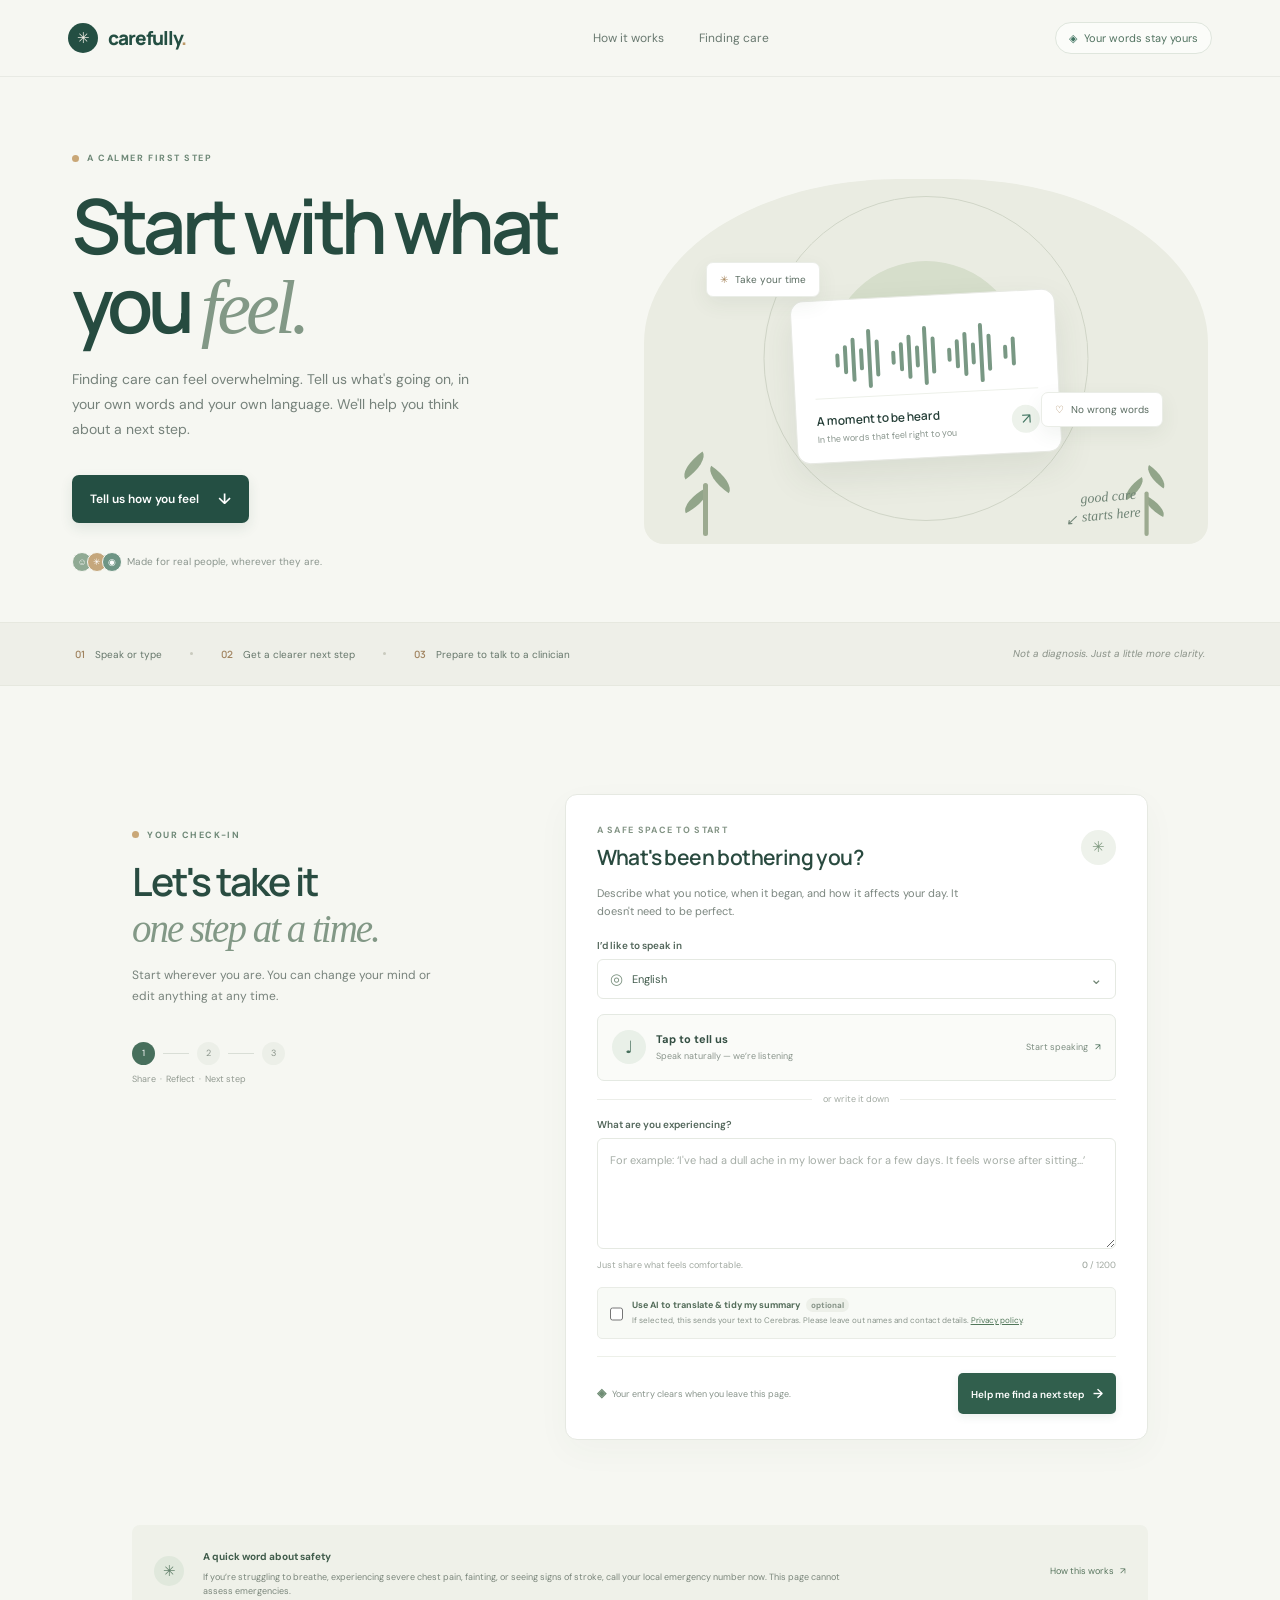
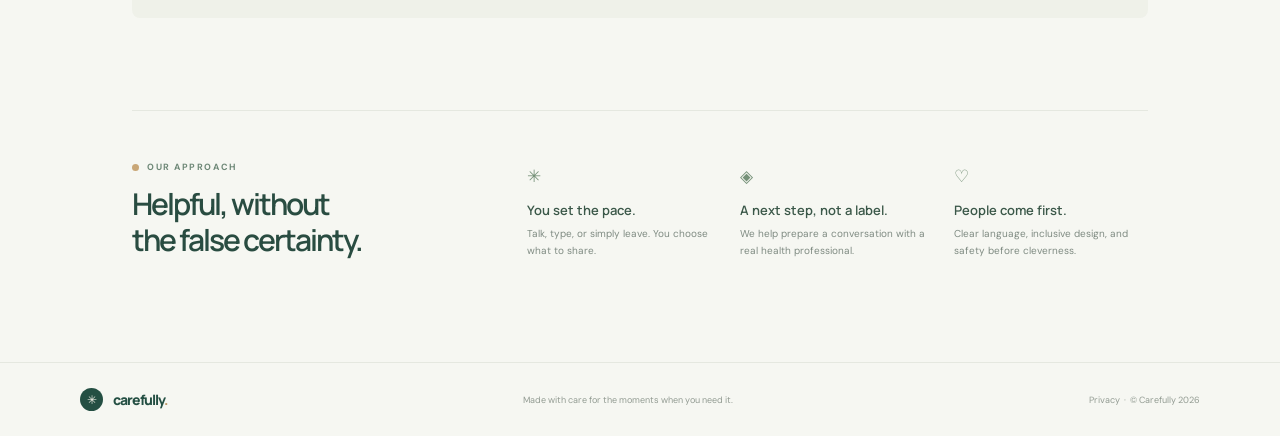
<file: index.html>
<!doctype html>
<html lang="en">
<head>
  <meta charset="utf-8"><meta name="viewport" content="width=device-width,initial-scale=1"><meta name="theme-color" content="#f5f7f3">
  <meta name="description" content="A more human first step to care. Share what you're feeling, in your own words, and prepare for a conversation with a clinician.">
  <title>carefully — a clearer first step</title>
  <link rel="preconnect" href="https://fonts.googleapis.com"><link rel="preconnect" href="https://fonts.gstatic.com" crossorigin><link href="https://fonts.googleapis.com/css2?family=DM+Sans:wght@400;500;600;700&family=Manrope:wght@400;500;600;700;800&display=swap" rel="stylesheet">
  <link rel="stylesheet" href="/styles.css">
</head>
<body>
  <header class="topbar"><a class="brand" href="#home" aria-label="Carefully home"><span class="brand-icon">✳</span><span>carefully<span class="brand-period">.</span></span></a><nav class="navlinks"><a href="#how">How it works</a><a href="#care">Finding care</a></nav><div class="top-actions"><span class="privacy-pill"><span class="lock">◈</span> Your words stay yours</span><button class="menu-button" id="menuButton" aria-label="Open menu">☰</button></div></header>
  <main id="home">
    <section class="hero"><div class="hero-copy"><div class="eyebrow"><span></span> A calmer first step</div><h1>Start with what<br>you <em>feel.</em></h1><p class="hero-text">Finding care can feel overwhelming. Tell us what's going on, in your own words and your own language. We'll help you think about a next step.</p><a href="#intake" class="hero-cta">Tell us how you feel <span>↓</span></a><div class="hero-note"><span class="avatars"><i>☺</i><i>✳</i><i>◉</i></span><span>Made for real people, wherever they are.</span></div></div><div class="hero-art"><div class="art-halo"></div><div class="sun"></div><div class="plant plant-left"><i></i><i></i><i></i><b></b></div><div class="plant plant-right"><i></i><i></i><i></i><b></b></div><div class="art-card"><div class="sound-line"><span></span><span></span><span></span><span></span><span></span><span></span><span></span><span></span><span></span><span></span><span></span><span></span><span></span><span></span><span></span><span></span><span></span><span></span><span></span><span></span><span></span><span></span><span></span></div><div class="art-caption"><div><b>A moment to be heard</b><small>In the words that feel right to you</small></div><span class="play-icon">↗</span></div></div><div class="floating-chip chip-one"><span>✳</span> Take your time</div><div class="floating-chip chip-two"><span>♡</span> No wrong words</div><div class="art-scribble">good care<br>starts here <span>↙</span></div></div></section>
    <section class="trust-strip"><span><b>01</b> Speak or type</span><i></i><span><b>02</b> Get a clearer next step</span><i></i><span><b>03</b> Prepare to talk to a clinician</span><span class="strip-note">Not a diagnosis. Just a little more clarity.</span></section>
    <section class="workspace" id="intake"><div class="section-intro"><div class="eyebrow"><span></span> Your check-in</div><h2>Let's take it<br><em>one step at a time.</em></h2><p>Start wherever you are. You can change your mind or edit anything at any time.</p><div class="step-indicator"><span class="step-active">1</span><i></i><span>2</span><i></i><span>3</span><small>Share &nbsp;·&nbsp; Reflect &nbsp;·&nbsp; Next step</small></div></div>
      <div class="intake-card"><div class="card-top"><div><div class="card-kicker">A safe space to start</div><h3>What's been bothering you?</h3></div><div class="leaf-stamp">✳</div></div><p class="card-help">Describe what you notice, when it began, and how it affects your day. It doesn't need to be perfect.</p><label for="language" class="input-label">I’d like to speak in</label><div class="select-wrap"><span>◎</span><select id="language" aria-label="Select spoken language"><option value="en-US">English</option><option value="es-ES">Español</option><option value="fr-FR">Français</option><option value="hi-IN">हिन्दी</option><option value="ar-SA">العربية</option><option value="pt-BR">Português</option><option value="de-DE">Deutsch</option><option value="zh-CN">中文</option><option value="ur-PK">اردو</option><option value="bn-BD">বাংলা</option><option value="sw-KE">Kiswahili</option></select><span class="select-chevron">⌄</span></div><button class="voice-button" id="mic"><span class="mic-icon">♩</span><span class="voice-copy"><b id="micTitle">Tap to tell us</b><small id="micHint">Speak naturally — we’re listening</small></span><span class="voice-end">Start speaking <span>↗</span></span></button><div class="or-divider"><span>or write it down</span></div><label class="input-label" for="symptoms">What are you experiencing?</label><textarea id="symptoms" placeholder="For example: ‘I've had a dull ache in my lower back for a few days. It feels worse after sitting…’" maxlength="1200"></textarea><div class="textarea-meta"><span id="wordHint">Just share what feels comfortable.</span><span><b id="charCount">0</b> / 1200</span></div><label class="ai-consent"><input type="checkbox" id="aiConsent"><span><b>Use AI to translate &amp; tidy my summary <i>optional</i></b><small>If selected, this sends your text to Cerebras. Please leave out names and contact details. <a href="https://www.cerebras.ai/privacy-policy" target="_blank" rel="noreferrer">Privacy policy</a>.</small></span></label><div class="intake-footer"><span><b>◈</b> Your entry clears when you leave this page.</span><button class="submit-button" id="continue">Help me find a next step <span>→</span></button></div><div class="inline-alert" id="inlineAlert" role="alert"></div></div>
    </section>
    <section class="safety-band" id="how"><div class="safety-icon">✳</div><div><b>A quick word about safety</b><p>If you’re struggling to breathe, experiencing severe chest pain, fainting, or seeing signs of stroke, call your local emergency number now. This page cannot assess emergencies.</p></div><a href="#care">How this works <span>↗</span></a></section>
    <section class="results" id="results" aria-live="polite" hidden><div class="results-heading"><div class="eyebrow"><span></span> A little more clarity</div><h2 id="resultTitle">Here’s a place to start.</h2><p id="resultLead"></p></div><div id="urgentBanner" class="urgent-banner" hidden><span>!</span><p><b>Please get urgent help now.</b><br>Your description mentions a symptom that may need immediate assessment. Call your local emergency number if it is happening now or is severe.</p></div><div class="result-grid"><article class="result-card"><div class="result-number">01</div><div class="eyebrow">Your words, organized</div><h3>A summary for your care conversation</h3><p id="summaryText"></p><details class="original-words" hidden><summary>View original words</summary><p id="originalText"></p></details><button class="quiet-button" id="copySummary">Copy summary ↗</button></article><article class="result-card next-card"><div class="result-number">02</div><div class="eyebrow">A sensible next step</div><h3 id="nextHeading">Consider starting with primary care</h3><p id="nextText"></p><div class="care-note"><span>✳</span><span>This is general guidance, not a referral or diagnosis.</span></div></article><article class="result-card questions-card"><div class="result-number">03</div><div class="eyebrow">Before you speak to someone</div><h3>Things worth mentioning</h3><ul id="questionsList"><li>When did this start? Has it changed?</li><li>What makes it better or worse?</li><li>What medicines or health conditions should they know about?</li></ul><button class="quiet-button" id="editSymptoms">Edit what I shared ↗</button></article></div><div class="directory-note" id="care"><div><span>♧</span><b>Looking for a clinician?</b></div><p>We’re building a verified directory. For now, contact your local primary care service, insurer, or national health service for verified providers. Carefully does not publish unverified doctors or ratings.</p></div></section>
    <section class="how-section"><div><div class="eyebrow"><span></span> Our approach</div><h2>Helpful, without<br>the false certainty.</h2></div><div class="how-columns"><article><span>✳</span><h3>You set the pace.</h3><p>Talk, type, or simply leave. You choose what to share.</p></article><article><span>◈</span><h3>A next step, not a label.</h3><p>We help prepare a conversation with a real health professional.</p></article><article><span>♡</span><h3>People come first.</h3><p>Clear language, inclusive design, and safety before cleverness.</p></article></div></section>
  </main>
<footer class="footer"><a class="brand" href="#home"><span class="brand-icon">✳</span><span>carefully<span class="brand-period">.</span></span></a><span>Made with care for the moments when you need it.</span><span><a href="/privacy.html">Privacy</a> &nbsp;·&nbsp; © Carefully 2026</span></footer>
  <div class="toast" id="toast" role="status"></div><script src="/app.js" defer></script>
</body></html>
</file>
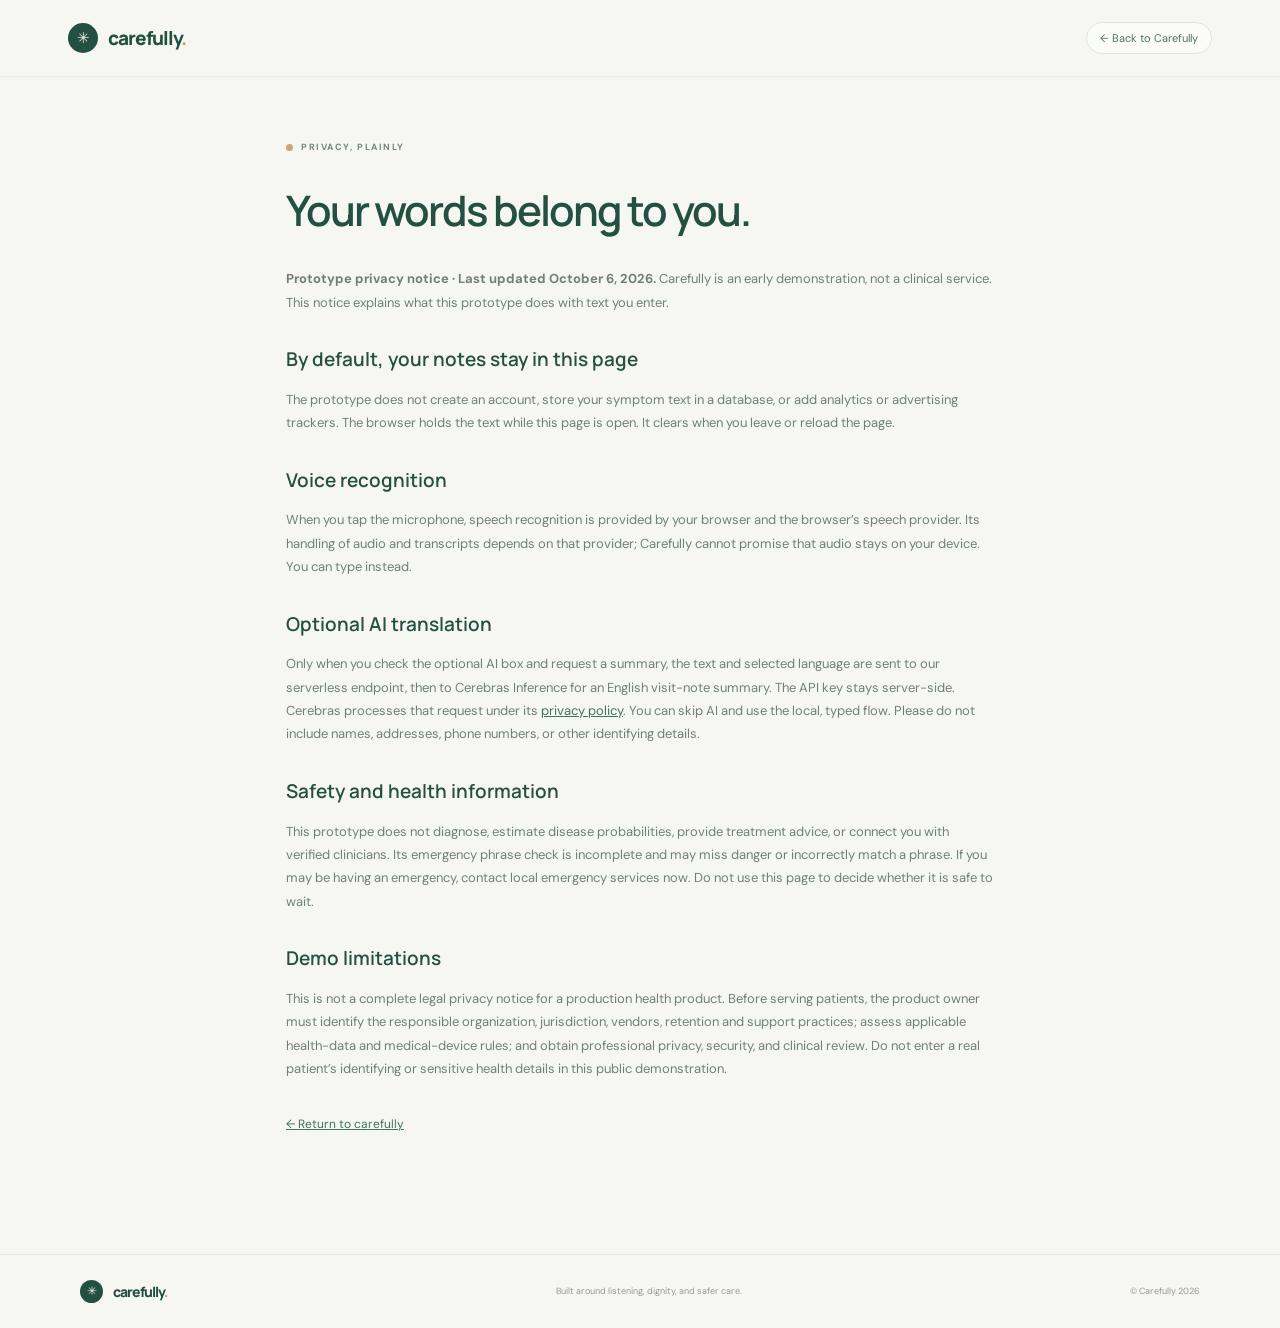
<file: privacy.html>
<!doctype html>
<html lang="en"><head><meta charset="utf-8"><meta name="viewport" content="width=device-width,initial-scale=1"><meta name="theme-color" content="#f6f7f2"><title>Privacy — carefully</title><link rel="preconnect" href="https://fonts.googleapis.com"><link rel="preconnect" href="https://fonts.gstatic.com" crossorigin><link href="https://fonts.googleapis.com/css2?family=DM+Sans:wght@400;500;600;700&family=Manrope:wght@400;500;600;700;800&display=swap" rel="stylesheet"><link rel="stylesheet" href="/styles.css"><style>.policy{max-width:760px;margin:64px auto 100px;padding:0 26px}.policy h1{font:600 42px var(--serif);letter-spacing:-2px;color:var(--forest)}.policy h2{font:600 19px var(--serif);margin-top:32px;color:var(--forest)}.policy p,.policy li{font-size:13px;color:#718077;line-height:1.8}.policy a{text-decoration:underline;color:var(--green)}.policy-back{display:inline-block;margin:22px 0;color:var(--green);font-size:12px}</style></head>
<body><header class="topbar"><a class="brand" href="/"><span class="brand-icon">✳</span><span>carefully<span class="brand-period">.</span></span></a><a href="/" class="privacy-pill">← Back to Carefully</a></header><main class="policy"><div class="eyebrow"><span></span> Privacy, plainly</div><h1>Your words belong to you.</h1><p><b>Prototype privacy notice · Last updated October 6, 2026.</b> Carefully is an early demonstration, not a clinical service. This notice explains what this prototype does with text you enter.</p>
<h2>By default, your notes stay in this page</h2><p>The prototype does not create an account, store your symptom text in a database, or add analytics or advertising trackers. The browser holds the text while this page is open. It clears when you leave or reload the page.</p>
<h2>Voice recognition</h2><p>When you tap the microphone, speech recognition is provided by your browser and the browser’s speech provider. Its handling of audio and transcripts depends on that provider; Carefully cannot promise that audio stays on your device. You can type instead.</p>
<h2>Optional AI translation</h2><p>Only when you check the optional AI box and request a summary, the text and selected language are sent to our serverless endpoint, then to Cerebras Inference for an English visit-note summary. The API key stays server-side. Cerebras processes that request under its <a href="https://www.cerebras.ai/privacy-policy" target="_blank" rel="noreferrer">privacy policy</a>. You can skip AI and use the local, typed flow. Please do not include names, addresses, phone numbers, or other identifying details.</p>
<h2>Safety and health information</h2><p>This prototype does not diagnose, estimate disease probabilities, provide treatment advice, or connect you with verified clinicians. Its emergency phrase check is incomplete and may miss danger or incorrectly match a phrase. If you may be having an emergency, contact local emergency services now. Do not use this page to decide whether it is safe to wait.</p>
<h2>Demo limitations</h2><p>This is not a complete legal privacy notice for a production health product. Before serving patients, the product owner must identify the responsible organization, jurisdiction, vendors, retention and support practices; assess applicable health-data and medical-device rules; and obtain professional privacy, security, and clinical review. Do not enter a real patient’s identifying or sensitive health details in this public demonstration.</p>
<a class="policy-back" href="/">← Return to carefully</a></main><footer class="footer"><a class="brand" href="/"><span class="brand-icon">✳</span><span>carefully<span class="brand-period">.</span></span></a><span>Built around listening, dignity, and safer care.</span><span>© Carefully 2026</span></footer></body></html>
</file>
<file: styles.css>
:root{--forest:#244f43;--deep:#1d4038;--green:#407461;--sage:#98ae97;--mint:#e8efe5;--paper:#f6f7f2;--white:#fff;--ink:#263f38;--muted:#75837b;--line:#e7eae3;--gold:#caa775;--serif:'Manrope',sans-serif;--sans:'DM Sans',sans-serif}*{box-sizing:border-box}html{scroll-behavior:smooth;scroll-padding-top:35px}body{margin:0;background:var(--paper);color:var(--ink);font:15px var(--sans);-webkit-font-smoothing:antialiased}button,select,textarea{font:inherit}button,a{-webkit-tap-highlight-color:transparent}button{cursor:pointer}a{color:inherit;text-decoration:none}.topbar{height:77px;padding:0 max(5.3vw,28px);display:flex;align-items:center;border-bottom:1px solid #e8eae4;justify-content:space-between}.brand{display:inline-flex;gap:10px;align-items:center;font:800 19px var(--serif);letter-spacing:-1px;color:var(--forest)}.brand-icon{height:30px;width:30px;background:var(--forest);color:#f0ede4;border-radius:50%;display:grid;place-items:center;font:15px var(--sans)}.brand-period{color:#bc9969}.navlinks{display:flex;gap:35px;margin-left:120px;color:#697970;font-size:12px}.top-actions{display:flex;align-items:center}.privacy-pill{font-size:11px;color:#527361;border:1px solid #dfe6dd;border-radius:20px;background:#fbfcf9;padding:8px 13px}.lock{color:var(--green);margin-right:4px}.menu-button{display:none;background:none;border:0;font-size:20px;color:var(--forest)}.hero{max-width:1200px;margin:0 auto;padding:75px 32px 50px;display:grid;grid-template-columns:1fr 1.05fr;align-items:center;gap:35px;min-height:485px}.eyebrow{text-transform:uppercase;letter-spacing:1.55px;color:#6e8877;font-size:9px;font-weight:700;display:flex;align-items:center;gap:8px}.eyebrow>span{height:7px;width:7px;border-radius:50%;background:#c9a777}.hero h1{font:600 clamp(54px,6vw,76px)/1.04 var(--serif);letter-spacing:-4.8px;margin:22px 0 20px;color:#264b40}.hero h1 em,.section-intro h2 em{font-family:Georgia,serif;color:#829886;font-weight:400}.hero-text{font-size:14px;line-height:1.8;color:#76827b;max-width:410px}.hero-cta{margin-top:18px;display:inline-flex;align-items:center;gap:19px;background:var(--forest);color:#fff;padding:14px 18px;border-radius:7px;font-size:12px;font-weight:600;box-shadow:0 5px 13px #244f431c}.hero-cta span{font-size:15px}.hero-note{margin-top:29px;display:flex;align-items:center;gap:10px;font-size:10px;color:#8a958d}.avatars{display:flex}.avatars i{width:20px;height:20px;border-radius:50%;margin-right:-5px;border:1px solid var(--paper);display:grid;place-items:center;font-size:9px;font-style:normal;color:#fff;background:#90aa94}.avatars i:nth-child(2){background:#c5a77c}.avatars i:nth-child(3){background:#6e9585}.hero-art{height:365px;position:relative;overflow:hidden;border-radius:45% 45% 20px 20px;background:#eaece2}.art-halo{position:absolute;width:325px;height:325px;left:50%;top:17px;transform:translateX(-50%);border-radius:50%;border:1px solid #d0d5c7}.sun{position:absolute;width:196px;height:196px;left:50%;top:82px;transform:translateX(-50%);border-radius:50%;background:#d6decb}.art-card{position:absolute;left:50%;top:116px;transform:translateX(-50%) rotate(-3deg);width:265px;border:1px solid #e7e9e3;border-radius:13px;background:#fff;padding:22px 20px 17px;box-shadow:0 15px 35px #304a3518}.sound-line{height:75px;display:flex;align-items:center;justify-content:center;gap:4px}.sound-line span{display:block;width:4px;border-radius:4px;background:#799884}.sound-line span:nth-child(7n+1){height:14px}.sound-line span:nth-child(7n+2){height:29px}.sound-line span:nth-child(7n+3){height:44px}.sound-line span:nth-child(7n+4){height:22px}.sound-line span:nth-child(7n+5){height:59px}.sound-line span:nth-child(7n+6){height:37px}.art-caption{border-top:1px solid #edf0e9;padding-top:13px;display:flex;align-items:center;justify-content:space-between}.art-caption b{display:block;font:600 12px var(--serif)}.art-caption small{display:block;font-size:9px;color:#89958d;margin-top:4px}.play-icon{width:28px;height:28px;border-radius:50%;background:#edf2eb;display:grid;place-items:center;color:var(--green)}.floating-chip{position:absolute;background:#fff;border:1px solid #eaede7;box-shadow:0 7px 20px #3a513b12;padding:10px 13px;border-radius:7px;font-size:10px;color:#596b60}.floating-chip span{color:#a58359;margin-right:4px}.chip-one{top:83px;left:11%}.chip-two{right:8%;top:213px}.art-scribble{position:absolute;bottom:21px;right:12%;color:#6f8375;font:italic 14px/1.25 Georgia,serif;transform:rotate(-5deg)}.art-scribble span{position:absolute;left:-17px;top:20px}.plant{position:absolute;bottom:8px;width:66px;height:92px}.plant b{position:absolute;width:5px;height:53px;bottom:0;left:31px;background:#9caa90;border-radius:5px}.plant i{position:absolute;width:30px;height:13px;border-radius:100% 0 100% 0;background:#92a58a;transform:rotate(-28deg);bottom:29px;left:9px}.plant i:nth-child(2){transform:rotate(34deg) scaleX(-1);bottom:50px;left:33px}.plant i:nth-child(3){transform:rotate(-35deg);bottom:64px;left:7px}.plant-left{left:5%}.plant-right{right:5%;transform:scaleX(-1) scale(.84);transform-origin:bottom}.trust-strip{min-height:64px;background:#eeefe8;border-block:1px solid #e6e8df;padding:0 max(calc((100% - 1130px)/2),5vw);display:flex;align-items:center;gap:28px;font-size:10px;color:#65766a}.trust-strip b{color:#a18460;font:600 10px var(--serif);margin-right:7px}.trust-strip>i{width:3px;height:3px;border-radius:50%;background:#c9cabe}.strip-note{margin-left:auto;font-style:italic;color:#8a9288}.workspace{max-width:1080px;margin:0 auto;padding:108px 32px 85px;display:grid;grid-template-columns:.76fr 1.24fr;gap:75px;align-items:start}.section-intro{padding-top:35px}.section-intro h2,.how-section h2{font:600 39px/1.18 var(--serif);letter-spacing:-2px;color:#294c41;margin:17px 0 13px}.section-intro>p{font-size:12px;line-height:1.75;color:#78837c;max-width:300px}.step-indicator{display:flex;align-items:center;gap:8px;margin-top:35px;position:relative;width:max-content}.step-indicator>span{height:23px;width:23px;border-radius:50%;display:grid;place-items:center;background:#ecefe8;color:#8b958b;font-size:9px}.step-indicator>span.step-active{background:#476f5c;color:white}.step-indicator>i{height:1px;width:26px;background:#d9ded6}.step-indicator small{position:absolute;top:31px;left:0;white-space:nowrap;color:#929a91;font-size:9px}.intake-card{border:1px solid #e6e9e2;background:#fff;border-radius:12px;padding:29px 31px 25px;box-shadow:0 11px 34px #304a3509}.card-top{display:flex;align-items:center;justify-content:space-between}.card-kicker{font-size:9px;text-transform:uppercase;letter-spacing:1.3px;color:#839485;font-weight:700}.card-top h3{font:600 21px var(--serif);letter-spacing:-.6px;margin:7px 0 0;color:#294a3f}.leaf-stamp{height:35px;width:35px;border-radius:50%;background:#eef2eb;color:#7e987f;display:grid;place-items:center}.card-help{font-size:11px;line-height:1.65;color:#7b867f;margin:13px 0 19px;max-width:400px}.input-label{font-weight:600;font-size:10px;color:#52665a;display:block;margin:0 0 7px}.select-wrap{height:40px;border:1px solid #e5e9e2;border-radius:6px;display:flex;align-items:center;padding:0 12px;gap:9px;color:#7d9381}.select-wrap select{width:100%;border:0;background:transparent;outline:none;color:#425c4d;font-size:11px;appearance:none}.select-chevron{color:#708473;font-size:15px}.voice-button{width:100%;height:67px;border:1px solid #e4e9e2;border-radius:7px;background:#fafbf8;display:flex;align-items:center;padding:0 14px;margin-top:15px;text-align:left;transition:.18s}.voice-button:hover{border-color:#91ad98;background:#f7faf5}.mic-icon{width:34px;height:34px;border-radius:50%;display:grid;place-items:center;background:#e9f0e8;color:#476f5c;font-size:17px}.voice-copy{margin-left:10px;display:flex;flex-direction:column;gap:4px}.voice-copy b{font-size:11px;color:#334e42}.voice-copy small{font-size:9px;color:#8a958c}.voice-end{margin-left:auto;color:#7c8d80;font-size:9px}.voice-end span{margin-left:5px;color:#416750}.voice-button.is-recording{border-color:#cf7669;background:#fff8f6}.voice-button.is-recording .mic-icon{background:#b6534b;color:white;animation:micPulse 1.35s infinite}@keyframes micPulse{50%{box-shadow:0 0 0 7px #b6534b20}}.or-divider{height:37px;display:flex;align-items:center;justify-content:center;color:#a2aaa2;font-size:9px}.or-divider:before,.or-divider:after{content:'';height:1px;background:#eceee9;flex:1}.or-divider span{padding:0 11px}.textarea-wrap{position:relative}textarea{width:100%;height:111px;resize:vertical;border:1px solid #e5e9e2;border-radius:6px;padding:12px;outline:0;font:11px/1.65 var(--sans);color:#354d40;background:#fff}textarea:focus{border-color:#86a28b;box-shadow:0 0 0 3px #e8efe5}textarea::placeholder{color:#a5ada6}.textarea-meta{display:flex;justify-content:space-between;color:#a0a8a0;font-size:9px;padding-top:5px}.textarea-meta b{font-weight:500}.intake-footer{border-top:1px solid #edf0e9;margin-top:17px;padding-top:16px;display:flex;align-items:center;justify-content:space-between;gap:8px}.intake-footer>span{font-size:9px;color:#87938a}.intake-footer>span b{font-size:12px;color:#6e8c73;margin-right:4px}.submit-button{background:#315f4d;color:white;border:0;border-radius:5px;padding:12px 13px;font-size:10px;font-weight:600;box-shadow:0 3px 8px #315f4d18}.submit-button:hover{background:#244f43}.submit-button span{padding-left:7px;font-size:13px}.inline-alert{display:none;margin-top:12px;padding:10px 12px;background:#fff3ef;color:#89544b;border-radius:5px;font-size:10px;line-height:1.5}.inline-alert.show{display:block}.safety-band{max-width:1016px;margin:0 auto 92px;padding:20px 22px;background:#eff1e9;border-radius:8px;display:grid;grid-template-columns:34px 1fr auto;gap:15px;align-items:center}.safety-icon{height:30px;width:30px;border-radius:50%;background:#e0e8dc;color:#62816b;display:grid;place-items:center}.safety-band b{font-size:10px;color:#405c4b}.safety-band p{font-size:9px;line-height:1.6;color:#7a867b;margin:5px 0 0;max-width:650px}.safety-band>a{white-space:nowrap;color:#58755e;font-size:9px}.safety-band>a span{margin-left:4px}.results{max-width:1016px;margin:-35px auto 95px}.results[hidden]{display:none}.results-heading{margin-bottom:25px}.results-heading h2{font:600 32px var(--serif);letter-spacing:-1px;color:#294c41;margin:13px 0 6px}.results-heading>p{font-size:12px;color:#7b867f;line-height:1.7;max-width:650px}.result-grid{display:grid;grid-template-columns:repeat(3,1fr);gap:13px}.result-card{position:relative;background:#fff;border:1px solid #e6e9e2;border-radius:9px;padding:22px 19px 19px;min-height:245px}.result-number{position:absolute;right:16px;top:15px;color:#c2cbbf;font:500 11px var(--serif)}.result-card .eyebrow{font-size:8px;letter-spacing:1px}.result-card h3{font:600 16px/1.3 var(--serif);color:#334f42;margin:14px 0 9px}.result-card>p{font-size:10px;color:#758179;line-height:1.7}.quiet-button{margin-top:12px;border:1px solid #e2e8df;background:#f8faf6;color:#50725a;padding:8px 10px;border-radius:4px;font-size:9px}.care-note{display:flex;align-items:center;gap:8px;font-size:8px;line-height:1.4;color:#7d897f;background:#f2f4ee;padding:9px;border-radius:4px;margin-top:12px}.care-note span:first-child{color:#8ca185;font-size:13px}.questions-card ul{padding-left:14px;color:#758179;font-size:9px;line-height:1.8}.urgent-banner{display:flex;gap:13px;align-items:center;padding:14px;margin:0 0 16px;background:#fff3ed;border:1px solid #eddbd0;border-radius:6px;color:#764e44}.urgent-banner[hidden]{display:none}.urgent-banner>span{flex:none;width:25px;height:25px;background:#a85848;color:white;border-radius:50%;display:grid;place-items:center;font-weight:700}.urgent-banner p{font-size:10px;line-height:1.5;margin:0}.urgent-banner b{color:#753e34}.directory-note{margin-top:17px;background:#eef2e9;padding:17px 20px;border-radius:7px}.directory-note>div{display:flex;align-items:center;gap:8px;color:#5c8065;font-size:11px}.directory-note>div span{font-size:17px}.directory-note>p{font-size:10px;line-height:1.65;color:#78847b;margin:7px 0 0 26px}.how-section{max-width:1016px;margin:0 auto 92px;display:grid;grid-template-columns:.7fr 1.3fr;gap:60px;border-top:1px solid #e5e8e0;padding-top:50px}.how-section h2{font-size:30px;margin-top:13px}.how-columns{display:grid;grid-template-columns:repeat(3,1fr);gap:20px;padding-top:4px}.how-columns article>span{color:#759178;font-size:17px}.how-columns h3{font:600 13px var(--serif);margin:14px 0 7px;color:#3b5849}.how-columns p{font-size:10px;line-height:1.65;color:#7f8b82;margin:0}.footer{height:74px;border-top:1px solid #e5e8e0;padding:0 max(calc((100% - 1120px)/2),4vw);display:flex;align-items:center;justify-content:space-between;color:#929b92;font-size:9px}.footer .brand{font-size:14px}.footer .brand-icon{width:23px;height:23px;font-size:12px}.toast{position:fixed;bottom:18px;left:50%;transform:translate(-50%,16px);background:#244f43;color:white;padding:11px 17px;font-size:11px;border-radius:6px;opacity:0;pointer-events:none;transition:.2s}.toast.show{opacity:1;transform:translate(-50%,0)}@media(max-width:800px){.topbar{height:65px;padding:0 22px}.navlinks{margin-left:0;gap:16px}.hero{padding:54px 25px 38px;gap:10px;min-height:0}.hero h1{font-size:57px}.hero-art{height:320px}.workspace{padding:75px 25px;gap:32px}.section-intro h2{font-size:34px}.intake-card{padding:23px}.trust-strip{padding:15px 25px;gap:14px;flex-wrap:wrap}.strip-note{width:100%;margin:0}.how-section,.safety-band,.results{margin-left:25px;margin-right:25px}.safety-band{margin-bottom:70px}.how-section{gap:28px}.result-grid{gap:8px}.result-card{padding:19px 14px}.footer{padding:0 22px}}@media(max-width:600px){.navlinks{display:none}.menu-button{display:inline-block;margin-left:11px}.privacy-pill{font-size:9px;padding:7px 9px}.hero{grid-template-columns:1fr;padding-top:45px}.hero h1{font-size:61px;margin-top:15px}.hero-text{font-size:12px}.hero-art{height:270px;margin-top:25px;border-radius:45% 45% 12px 12px}.art-halo{width:260px;height:260px}.sun{width:160px;height:160px;top:55px}.art-card{top:81px;width:230px;padding:14px 17px}.sound-line{height:62px}.chip-one{top:52px;left:7%}.chip-two{top:165px;right:5%}.trust-strip{gap:8px 11px;font-size:9px}.trust-strip .strip-note{font-size:9px}.workspace{grid-template-columns:1fr;padding:68px 18px;gap:29px}.section-intro{padding:0}.section-intro h2{font-size:34px}.step-indicator{margin:19px 0 21px}.intake-card{padding:21px 17px}.intake-footer{align-items:flex-start;flex-direction:column}.submit-button{width:100%;padding:13px}.safety-band{margin:0 18px 65px;grid-template-columns:30px 1fr}.safety-band>a{grid-column:2}.results{margin:0 18px 70px}.results-heading h2{font-size:28px}.result-grid{grid-template-columns:1fr}.result-card{min-height:0}.how-section{grid-template-columns:1fr;margin:0 18px 65px;gap:18px;padding-top:33px}.how-section h2{font-size:27px}.how-columns{gap:12px}.how-columns h3{font-size:11px}.how-columns p{font-size:9px}.footer{padding:15px 18px;height:auto;gap:10px;flex-wrap:wrap}.footer>span:nth-child(2){width:100%;order:3}}
.ai-consent{display:flex;gap:9px;margin-top:16px;padding:11px 12px;background:#f8faf6;border:1px solid #e9ece6;border-radius:5px;cursor:pointer}.ai-consent input{accent-color:#416d55;flex:none;margin:2px 0 0}.ai-consent>span{display:flex;flex-direction:column;gap:4px}.ai-consent b{font-size:9px;color:#536c59}.ai-consent i{font-style:normal;font-size:8px;color:#859286;background:#edf0e9;border-radius:8px;padding:2px 5px;margin-left:4px}.ai-consent small{font-size:8px;line-height:1.45;color:#89948b}.ai-consent a{color:#52775a;text-decoration:underline}.submit-button:disabled{opacity:.65;cursor:progress}
.original-words{margin:10px 0;color:#708079}.original-words summary{cursor:pointer;font-size:9px;color:#54755b}.original-words p{font-size:9px;line-height:1.6;white-space:pre-wrap;margin-top:7px}.ai-review-note{display:block;margin-top:8px;color:#77877c;font-size:9px;line-height:1.5}
</file>
